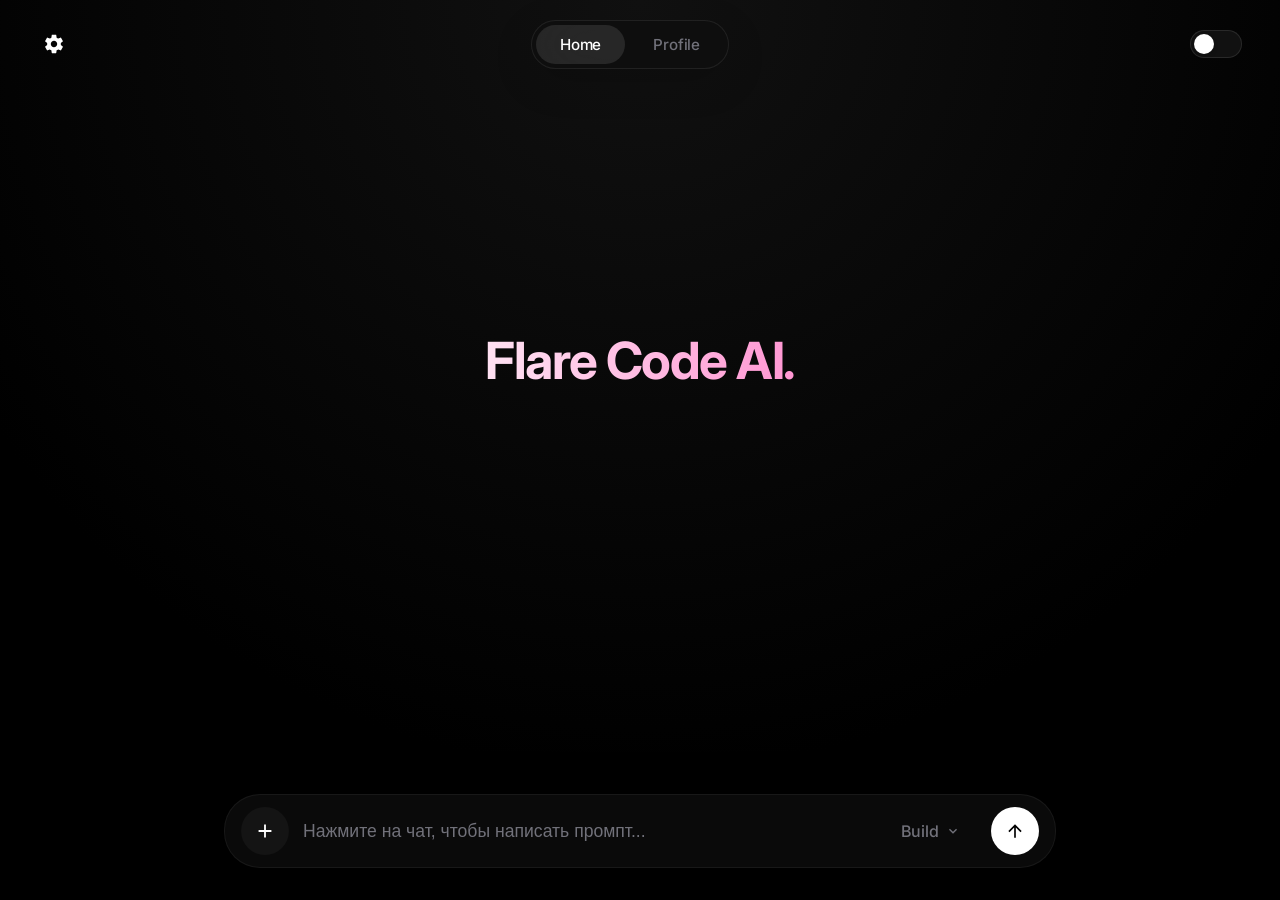
<file: index.html>
<!DOCTYPE html>
<html lang="ru">
<head>
    <meta charset="UTF-8">
    <meta name="viewport" content="width=device-width, initial-scale=1.0, maximum-scale=1.0, user-scalable=no">
    <title>AI Agent</title>
    <link rel="stylesheet" href="style.css">
</head>
<body>

    <header class="header">
        <a href="#" class="settings-link">
            <svg class="gear-icon" viewBox="0 0 24 24">
                <path d="M19.43 12.98c.04-.32.07-.64.07-.98s-.03-.66-.07-.98l2.11-1.65c.19-.15.24-.42.12-.64l-2-3.46c-.12-.22-.39-.3-.61-.22l-2.49 1c-.52-.4-1.08-.73-1.69-.98l-.38-2.65C14.46 2.18 14.25 2 14 2h-4c-.25 0-.46.18-.49.42l-.38 2.65c-.61.25-1.17.59-1.69.98l-2.49-1c-.23-.09-.49 0-.61.22l-2 3.46c-.13.22-.07.49.12.64l2.11 1.65c-.04.32-.07.65-.07.98s.03.66.07.98l-2.11 1.65c-.19.15-.24.42-.12.64l2 3.46c.12.22.39.3.61.22l2.49-1c.52.4 1.08.73 1.69.98l.38 2.65c.03.24.24.42.49.42h4c.25 0 .46-.18.49-.42l.38-2.65c.61-.25 1.17-.59 1.69-.98l2.49 1c.23.09.49 0 .61-.22l2-3.46c.12-.22.07-.49-.12-.64l-2.11-1.65zM12 15.5c-1.93 0-3.5-1.57-3.5-3.5s1.57-3.5 3.5-3.5 3.5 1.57 3.5 3.5-1.57 3.5-3.5 3.5z"/>
            </svg>
        </a>

        <div class="nav-center">
            <button class="nav-tab active" id="tabHome">Home</button>
            <button class="nav-tab" id="tabProfile">Profile</button>
        </div>

        <div class="theme-switch-container">
            <div class="theme-btn" id="themeToggle">
                <div class="theme-slider-knob"></div>
            </div>
        </div>
    </header>

    <main class="main-layout">
        <div class="page-content active" id="contentHome">
            <div class="welcome-container" id="welcomeContainer">
                <div class="welcome-block">
                    <h1 class="gradient-text">Flare Code AI.</h1>
                </div>
            </div>

            <div class="chat-input-area">
                <div class="chat-input-bar">
                    <button class="action-btn" aria-label="Attach files">
                        <svg viewBox="0 0 24 24">
                            <path d="M19 13h-6v6h-2v-6H5v-2h6V5h2v6h6v2z"/>
                        </svg>
                    </button>
                    
                    <input type="text" class="chat-form-input" id="chatInput" placeholder="Нажмите на чат, чтобы написать промпт..." autocomplete="off" spellcheck="false">
                    
                    <div class="dropdown-selector">
                        <span>Build</span>
                        <svg viewBox="0 0 24 24">
                            <path d="M16.59 8.59L12 13.17 7.41 8.59 6 10l6 6 6-6z"/>
                        </svg>
                    </div>

                    <button class="send-btn" aria-label="Send message">
                        <svg viewBox="0 0 24 24">
                            <path d="M4 12l1.41 1.41L11 7.83V20h2V7.83l5.58 5.59L20 12l-8-8-8 8z"/>
                        </svg>
                    </button>
                </div>
            </div>
        </div>

        <div class="page-content" id="contentProfile">
            <div class="auth-container">
                <div class="auth-card" id="authCard">
                    <h2>Регистрация аккаунта</h2>
                    <p class="auth-subtitle">Выберите удобный способ авторизации для доступа к Flare Code AI</p>
                    
                    <div class="auth-methods">
                        <button class="auth-btn github-auth">
                            <svg viewBox="0 0 24 24" class="auth-icon">
                                <path d="M12 2A10 10 0 0 0 2 12c0 4.42 2.87 8.17 6.84 9.5.5.08.66-.23.66-.5v-1.69c-2.77.6-3.36-1.34-3.36-1.34-.46-1.16-1.11-1.47-1.11-1.47-.9-.62.07-.6.07-.6 1 .07 1.53 1.03 1.53 1.03.9 1.52 2.34 1.07 2.91.83.1-.65.35-1.09.63-1.34-2.22-.25-4.55-1.11-4.55-4.94 0-1.1.39-1.99 1.03-2.69-.1-.25-.45-1.29.1-2.64 0 0 .84-.27 2.75 1.02.79-.22 1.65-.33 2.5-.33.85 0 1.71.11 2.5.33 1.91-1.29 2.75-1.02 2.75-1.02.55 1.35.2 2.39.1 2.64.65.7 1.03 1.6 1.03 2.69 0 3.84-2.34 4.68-4.57 4.93.36.31.68.92.68 1.85V21c0 .27.16.59.67.5C19.14 20.16 22 16.42 22 12A10 10 0 0 0 12 2z"/>
                            </svg>
                            Войти через GitHub
                        </button>

                        <div class="auth-divider">
                            <span>или</span>
                        </div>

                        <div class="form-group">
                            <label for="authEmail">Электронная почта</label>
                            <input type="email" id="authEmail" class="auth-input" placeholder="name@example.com" autocomplete="off">
                        </div>

                        <button class="auth-btn email-auth">Продолжить по почте</button>
                    </div>
                </div>
            </div>
        </div>
    </main>

    <script>
        const themeToggle = document.getElementById('themeToggle');
        themeToggle.addEventListener('click', () => {
            document.body.classList.toggle('light-theme');
        });

        const chatInput = document.getElementById('chatInput');
        const welcomeContainer = document.getElementById('welcomeContainer');

        chatInput.addEventListener('input', () => {
            if (chatInput.value.trim().length > 0) {
                welcomeContainer.classList.add('hidden');
            } else {
                welcomeContainer.classList.remove('hidden');
            }
        });

        const tabHome = document.getElementById('tabHome');
        const tabProfile = document.getElementById('tabProfile');
        const contentHome = document.getElementById('contentHome');
        const contentProfile = document.getElementById('contentProfile');
        const authCard = document.getElementById('authCard');

        tabHome.addEventListener('click', () => {
            tabProfile.classList.remove('active');
            tabHome.classList.add('active');
            
            authCard.classList.remove('show');
            setTimeout(() => {
                contentProfile.classList.remove('active');
                contentHome.classList.add('active');
            }, 300);
        });

        tabProfile.addEventListener('click', () => {
            tabHome.classList.remove('active');
            tabProfile.classList.add('active');
            
            contentHome.classList.remove('active');
            contentProfile.classList.add('active');
            
            requestAnimationFrame(() => {
                authCard.classList.add('show');
            });
        });
    </script>
</body>
</html>
</file>
<file: style.css>
@import url('https://fonts.googleapis.com/css2?family=Inter:wght@400;500;600;700&display=swap');

:root {
    --bg-main: #000000;
    --bg-gradient: radial-gradient(circle at 50% 0%, #111111 0%, #000000 70%);
    --panel-bg: rgba(15, 15, 15, 0.7);
    --panel-border: rgba(255, 255, 255, 0.08);
    --panel-border-hover: rgba(255, 255, 255, 0.2);
    --chat-input-bg: #0a0a0a;
    --chat-input-border: rgba(255, 255, 255, 0.06);
    --chat-input-focus: rgba(255, 255, 255, 0.12);
    --text-main: #ffffff;
    --text-muted: #71717a;
    --text-tab-active: #ffffff;
    --btn-action-bg: rgba(255, 255, 255, 0.04);
    --btn-action-hover: rgba(255, 255, 255, 0.1);
    --btn-send-bg: #ffffff;
    --btn-send-icon: #000000;
    --btn-send-hover: #e4e4e7;
    --slider-bg: #111111;
    --slider-border: rgba(255, 255, 255, 0.1);
    --slider-knob: #ffffff;
    --font-family: 'Inter', sans-serif;
    --transition-smooth: all 0.4s cubic-bezier(0.25, 1, 0.5, 1);
    --transition-fast: all 0.15s ease;
    --gradient-glow: linear-gradient(90deg, #ffffff, #ff79c6, #ffffff);
}

body.light-theme {
    --bg-main: #ffffff;
    --bg-gradient: radial-gradient(circle at 50% 0%, #f4f4f5 0%, #ffffff 70%);
    --panel-bg: rgba(255, 255, 255, 0.75);
    --panel-border: rgba(0, 0, 0, 0.08);
    --panel-border-hover: rgba(0, 0, 0, 0.2);
    --chat-input-bg: #f4f4f5;
    --chat-input-border: rgba(0, 0, 0, 0.06);
    --chat-input-focus: rgba(0, 0, 0, 0.03);
    --text-main: #09090b;
    --text-muted: #a1a1aa;
    --text-tab-active: #09090b;
    --btn-action-bg: rgba(0, 0, 0, 0.03);
    --btn-action-hover: rgba(0, 0, 0, 0.07);
    --btn-send-bg: #09090b;
    --btn-send-icon: #ffffff;
    --btn-send-hover: #27272a;
    --slider-bg: #e4e4e7;
    --slider-border: rgba(0, 0, 0, 0.08);
    --slider-knob: #000000;
    --gradient-glow: linear-gradient(90deg, #09090b, #ff4081, #09090b);
}

* {
    margin: 0;
    padding: 0;
    box-sizing: border-box;
    -webkit-font-smoothing: antialiased;
    -moz-osx-font-smoothing: grayscale;
    -webkit-tap-highlight-color: transparent;
}

html, body {
    width: 100%;
    height: 100%;
    height: 100dvh;
    overflow: hidden;
}

body {
    background-color: var(--bg-main);
    background-image: var(--bg-gradient);
    background-attachment: fixed;
    background-repeat: no-repeat;
    background-size: cover;
    font-family: var(--font-family);
    color: var(--text-main);
    display: flex;
    flex-direction: column;
    transition: background-color 0.4s ease, background-image 0.4s ease, color 0.4s ease;
}

.header {
    position: fixed;
    top: 0;
    left: 0;
    width: 100%;
    height: 88px;
    display: flex;
    justify-content: space-between;
    align-items: center;
    padding: 0 32px;
    z-index: 1000;
    pointer-events: none;
}

.header * { pointer-events: auto; }

.settings-link {
    display: flex;
    align-items: center;
    justify-content: center;
    width: 44px;
    height: 44px;
    border-radius: 12px;
    transition: var(--transition-smooth);
}

.settings-link:hover {
    background-color: var(--btn-action-bg);
}

.gear-icon {
    width: 22px;
    height: 22px;
    fill: var(--text-main);
    transition: fill 0.4s ease;
}

.nav-center {
    display: flex;
    align-items: center;
    gap: 4px;
    background-color: var(--panel-bg);
    border: 1px solid var(--panel-border);
    backdrop-filter: blur(30px);
    -webkit-backdrop-filter: blur(30px);
    padding: 4px;
    border-radius: 32px;
    box-shadow: 0 12px 40px rgba(0, 0, 0, 0.15);
    transition: border-color 0.4s ease, background-color 0.4s ease;
}

.nav-tab {
    background: none;
    border: none;
    color: var(--text-muted);
    font-family: var(--font-family);
    font-size: 0.95rem;
    font-weight: 500;
    padding: 10px 24px;
    border-radius: 24px;
    letter-spacing: -0.01em;
    cursor: pointer;
    transition: var(--transition-smooth);
}

.nav-tab.active {
    color: var(--text-tab-active);
    background-color: var(--btn-action-hover);
}

.theme-switch-container {
    display: flex;
    align-items: center;
    justify-content: center;
    width: 64px;
    height: 44px;
}

.theme-btn {
    background-color: var(--slider-bg);
    border: 1px solid var(--slider-border);
    border-radius: 30px;
    width: 52px;
    height: 28px;
    position: relative;
    cursor: pointer;
    transition: background-color 0.4s cubic-bezier(0.25, 1, 0.5, 1), border-color 0.4s ease;
}

.theme-slider-knob {
    position: absolute;
    top: 3px;
    left: 3px;
    width: 20px;
    height: 20px;
    background-color: var(--slider-knob);
    border-radius: 50%;
    box-shadow: 0 2px 4px rgba(0, 0, 0, 0.2);
    transition: transform 0.4s cubic-bezier(0.25, 1, 0.5, 1), background-color 0.4s ease;
}

body.light-theme .theme-slider-knob {
    transform: translateX(24px);
}

.main-layout {
    width: 100%;
    height: 100%;
    position: relative;
}

.page-content {
    position: absolute;
    top: 0;
    left: 0;
    width: 100%;
    height: 100%;
    opacity: 0;
    pointer-events: none;
    transition: opacity 0.3s ease;
    display: flex;
    flex-direction: column;
}

.page-content.active {
    opacity: 1;
    pointer-events: auto;
}

.welcome-container {
    position: absolute;
    top: 40%;
    left: 50%;
    transform: translate(-50%, -50%);
    width: 100%;
    max-width: 600px;
    padding: 0 24px;
    text-align: center;
    pointer-events: none;
    transition: opacity 0.35s cubic-bezier(0.25, 1, 0.5, 1), transform 0.35s cubic-bezier(0.25, 1, 0.5, 1);
}

.welcome-container.hidden {
    opacity: 0;
    transform: translate(-50%, -35%) scale(0.95);
}

.welcome-block h1 {
    font-size: 3.2rem;
    font-weight: 700;
    letter-spacing: -0.03em;
}

.gradient-text {
    background: var(--gradient-glow);
    background-size: 200% auto;
    -webkit-background-clip: text;
    -webkit-text-fill-color: transparent;
    animation: shine 4s linear infinite;
}

@keyframes shine {
    0% { background-position: 0% center; }
    50% { background-position: 100% center; }
    100% { background-position: 0% center; }
}

.chat-input-area {
    position: fixed;
    bottom: 32px;
    left: 50%;
    transform: translateX(-50%);
    width: 100%;
    max-width: 880px;
    padding: 0 24px;
    z-index: 100;
}

.chat-input-bar {
    background-color: var(--chat-input-bg);
    border: 1px solid var(--chat-input-border);
    border-radius: 36px;
    padding: 12px 16px;
    display: flex;
    align-items: center;
    gap: 14px;
    box-shadow: 0 24px 60px rgba(0, 0, 0, 0.35);
    transition: border-color 0.3s ease, box-shadow 0.3s ease, background-color 0.4s ease;
}

.chat-input-bar:focus-within {
    border-color: var(--panel-border-hover);
    box-shadow: 0 24px 60px rgba(0, 0, 0, 0.45), 0 0 0 4px var(--chat-input-focus);
}

.action-btn {
    background-color: var(--btn-action-bg);
    border: none;
    width: 48px;
    height: 48px;
    border-radius: 50%;
    display: flex;
    align-items: center;
    justify-content: center;
    cursor: pointer;
    color: var(--text-main);
    flex-shrink: 0;
    transition: var(--transition-fast);
}

.action-btn:hover { background-color: var(--btn-action-hover); }
.action-btn svg { width: 22px; height: 22px; fill: currentColor; }

.chat-form-input {
    flex: 1;
    background-color: transparent;
    border: none;
    outline: none;
    color: var(--text-main);
    font-size: 1.1rem;
    font-weight: 400;
    min-width: 0;
}

.chat-form-input::placeholder { color: var(--text-muted); }

.dropdown-selector {
    display: flex;
    align-items: center;
    gap: 6px;
    cursor: pointer;
    color: var(--text-muted);
    font-size: 1rem;
    font-weight: 500;
    user-select: none;
    padding: 10px 16px;
    border-radius: 24px;
    flex-shrink: 0;
    transition: var(--transition-fast);
}

.dropdown-selector:hover {
    color: var(--text-main);
    background-color: var(--btn-action-bg);
}

.dropdown-selector svg { width: 16px; height: 16px; fill: currentColor; }

.send-btn {
    background-color: var(--btn-send-bg);
    color: var(--btn-send-icon);
    border: none;
    width: 48px;
    height: 48px;
    border-radius: 50%;
    display: flex;
    align-items: center;
    justify-content: center;
    cursor: pointer;
    flex-shrink: 0;
    transition: var(--transition-smooth);
}

.send-btn:hover { background-color: var(--btn-send-hover); }
.send-btn svg { width: 20px; height: 20px; fill: currentColor; }

.auth-container {
    width: 100%;
    height: 100%;
    display: flex;
    align-items: center;
    justify-content: center;
    padding: 24px;
}

.auth-card {
    background-color: var(--panel-bg);
    border: 1px solid var(--panel-border);
    backdrop-filter: blur(30px);
    -webkit-backdrop-filter: blur(30px);
    width: 100%;
    max-width: 420px;
    border-radius: 28px;
    padding: 36px;
    box-shadow: 0 24px 60px rgba(0, 0, 0, 0.2);
    text-align: center;
    opacity: 0;
    transform: translateY(20px) scale(0.98);
    transition: opacity 0.4s cubic-bezier(0.25, 1, 0.5, 1), transform 0.4s cubic-bezier(0.25, 1, 0.5, 1), border-color 0.4s ease, background-color 0.4s ease;
}

.auth-card.show {
    opacity: 1;
    transform: translateY(0) scale(1);
}

.auth-card h2 {
    font-size: 1.6rem;
    font-weight: 700;
    letter-spacing: -0.02em;
    margin-bottom: 10px;
}

.auth-subtitle {
    font-size: 0.95rem;
    color: var(--text-muted);
    line-height: 1.4;
    margin-bottom: 32px;
}

.auth-methods {
    display: flex;
    flex-direction: column;
    gap: 16px;
}

.auth-btn {
    width: 100%;
    height: 52px;
    border-radius: 26px;
    border: none;
    font-family: var(--font-family);
    font-size: 1rem;
    font-weight: 500;
    cursor: pointer;
    display: flex;
    align-items: center;
    justify-content: center;
    gap: 12px;
    transition: var(--transition-fast);
}

.github-auth {
    background-color: rgba(255, 255, 255, 0.08);
    color: #ffffff;
    border: 1px solid rgba(255, 255, 255, 0.1);
}

.github-auth:hover { 
    background-color: rgba(255, 255, 255, 0.15); 
}

body.light-theme .github-auth {
    background-color: rgba(0, 0, 0, 0.05);
    color: #000000;
    border: 1px solid rgba(0, 0, 0, 0.08);
}

body.light-theme .github-auth:hover { 
    background-color: rgba(0, 0, 0, 0.1); 
}

.auth-icon {
    width: 22px;
    height: 22px;
    fill: currentColor;
}

.auth-divider {
    display: flex;
    align-items: center;
    text-align: center;
    color: var(--text-muted);
    font-size: 0.9rem;
}

.auth-divider::before, .auth-divider::after {
    content: '';
    flex: 1;
    border-bottom: 1px solid var(--panel-border);
}

.auth-divider:not(:empty)::before { margin-right: 1em; }
.auth-divider:not(:empty)::after { margin-left: 1em; }

.form-group {
    text-align: left;
    display: flex;
    flex-direction: column;
    gap: 8px;
}

.form-group label {
    font-size: 0.9rem;
    font-weight: 500;
    color: var(--text-main);
    padding-left: 4px;
}

.auth-input {
    width: 100%;
    height: 52px;
    background-color: var(--chat-input-bg);
    border: 1px solid var(--chat-input-border);
    border-radius: 26px;
    padding: 0 20px;
    color: var(--text-main);
    font-family: var(--font-family);
    font-size: 1rem;
    outline: none;
    transition: var(--transition-fast);
}

.auth-input:focus {
    border-color: var(--panel-border-hover);
}

.email-auth {
    background-color: var(--text-main);
    color: var(--bg-main);
}

.email-auth:hover { opacity: 0.9; }

@media (max-width: 768px) {
    .header { padding: 0 20px; height: 80px; }
    .chat-input-area { bottom: 24px; padding: 0 16px; }
    .chat-input-bar { padding: 10px 14px; gap: 12px; border-radius: 32px; }
    .action-btn, .send-btn { width: 44px; height: 44px; }
    .action-btn svg { width: 20px; height: 20px; }
    .send-btn svg { width: 18px; height: 18px; }
    .dropdown-selector { padding: 8px 14px; font-size: 0.95rem; }
    .nav-tab { padding: 10px 20px; font-size: 0.92rem; }
    .welcome-block h1 { font-size: 2.6rem; }
    .auth-card { padding: 32px 24px; border-radius: 24px; }
}

@media (max-width: 480px) {
    .dropdown-selector span { display: none; }
        }
</file>
